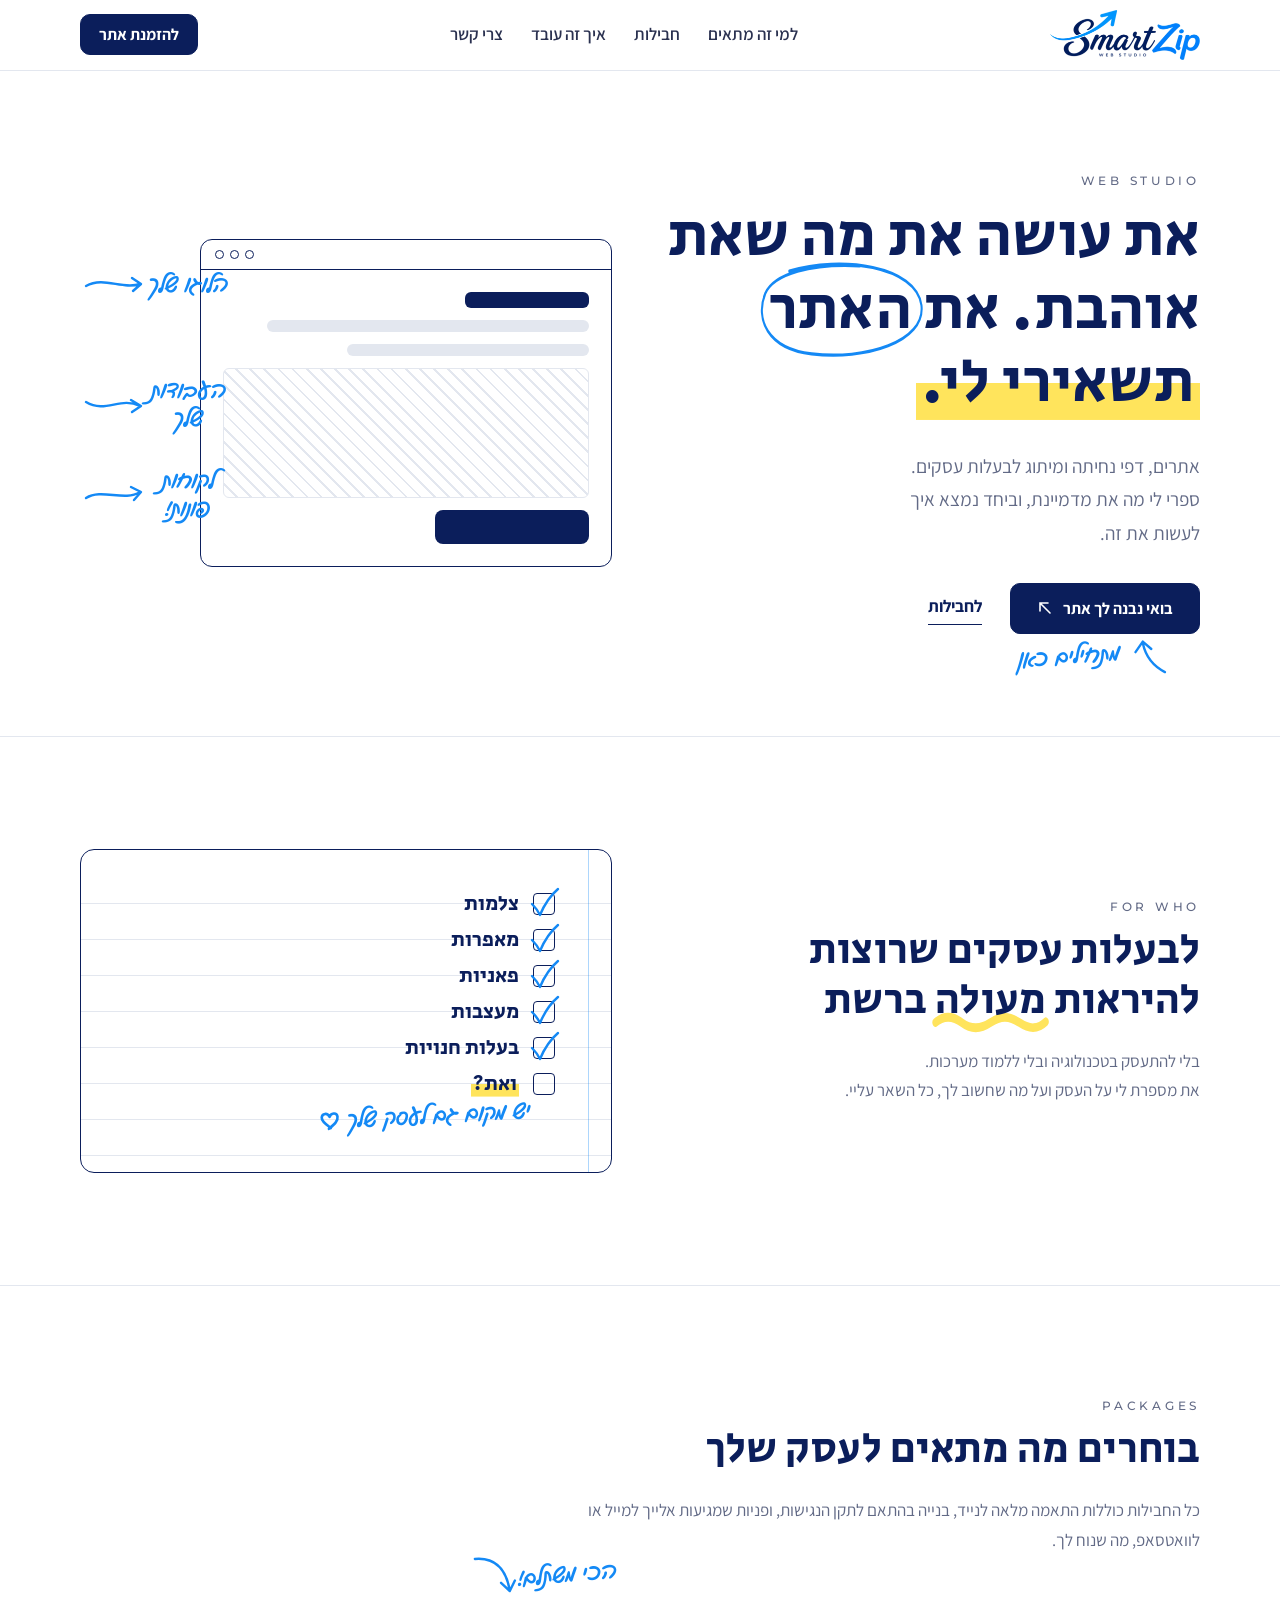
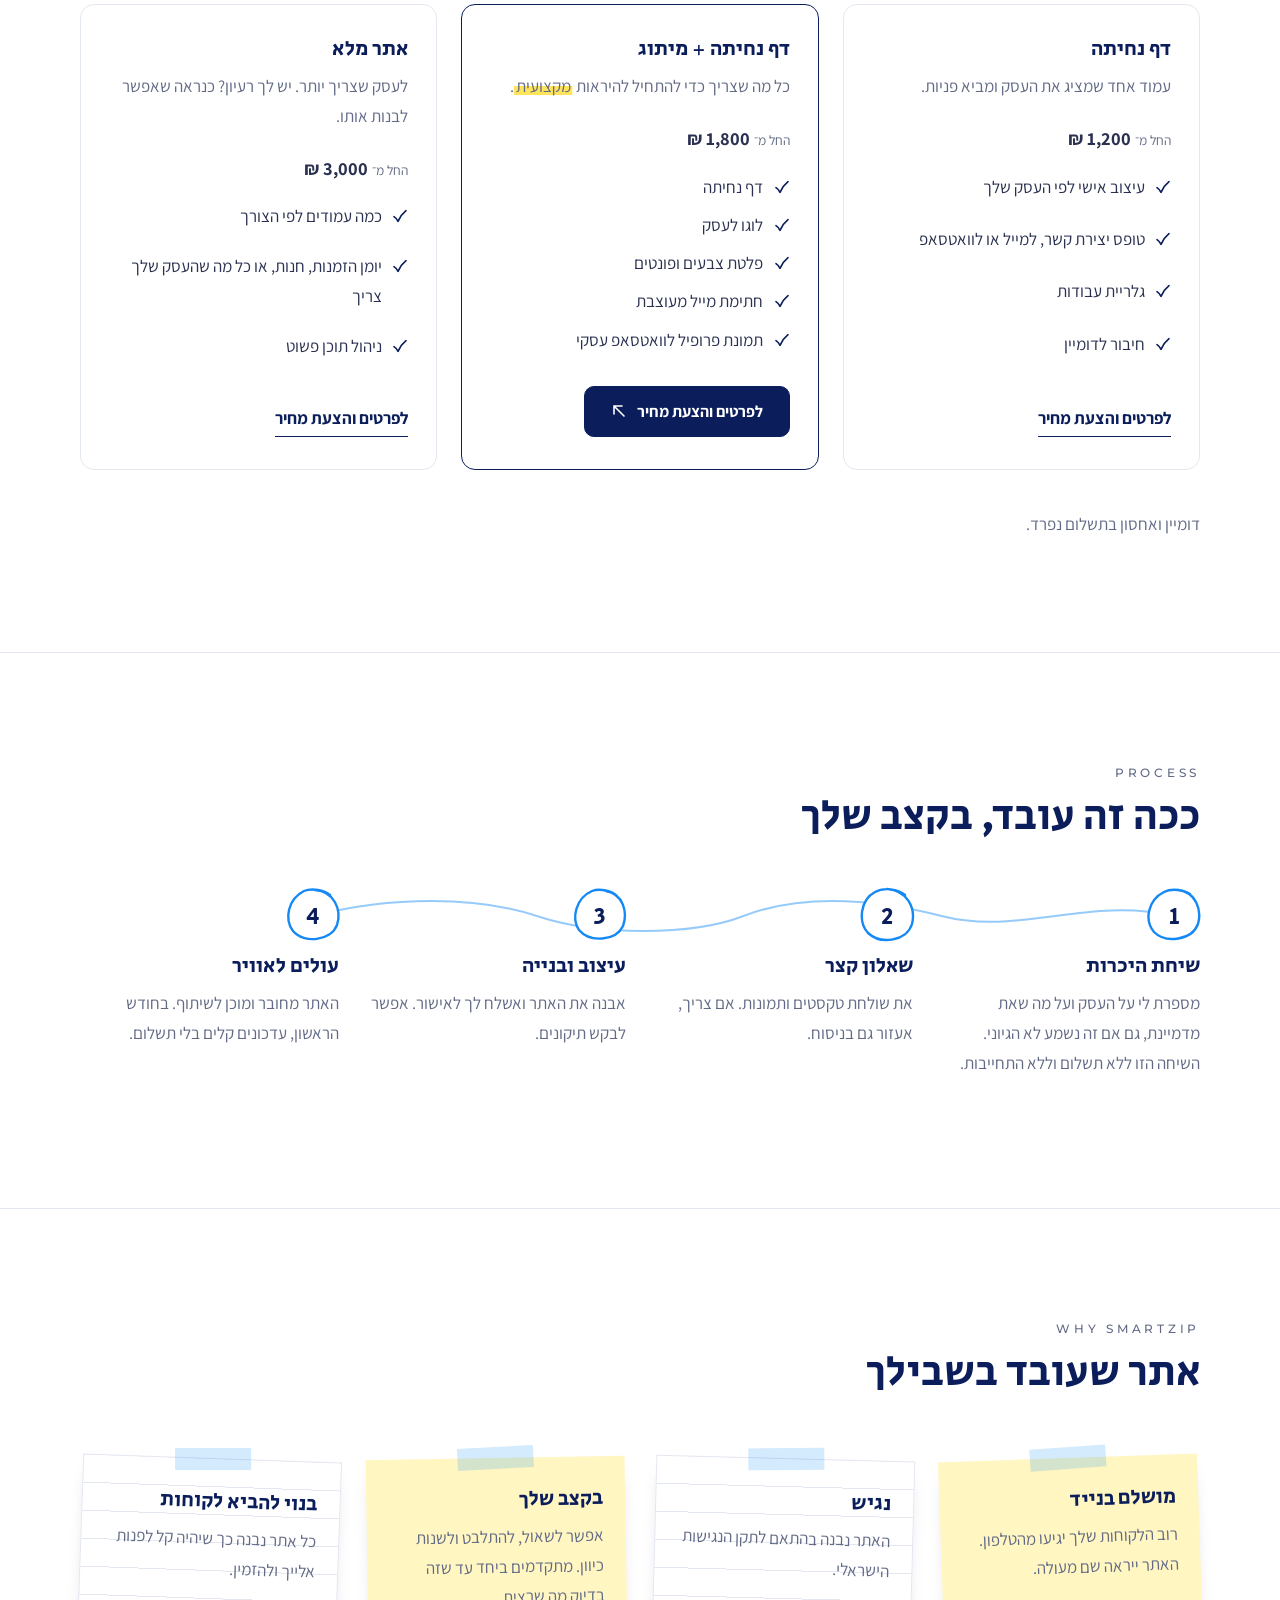
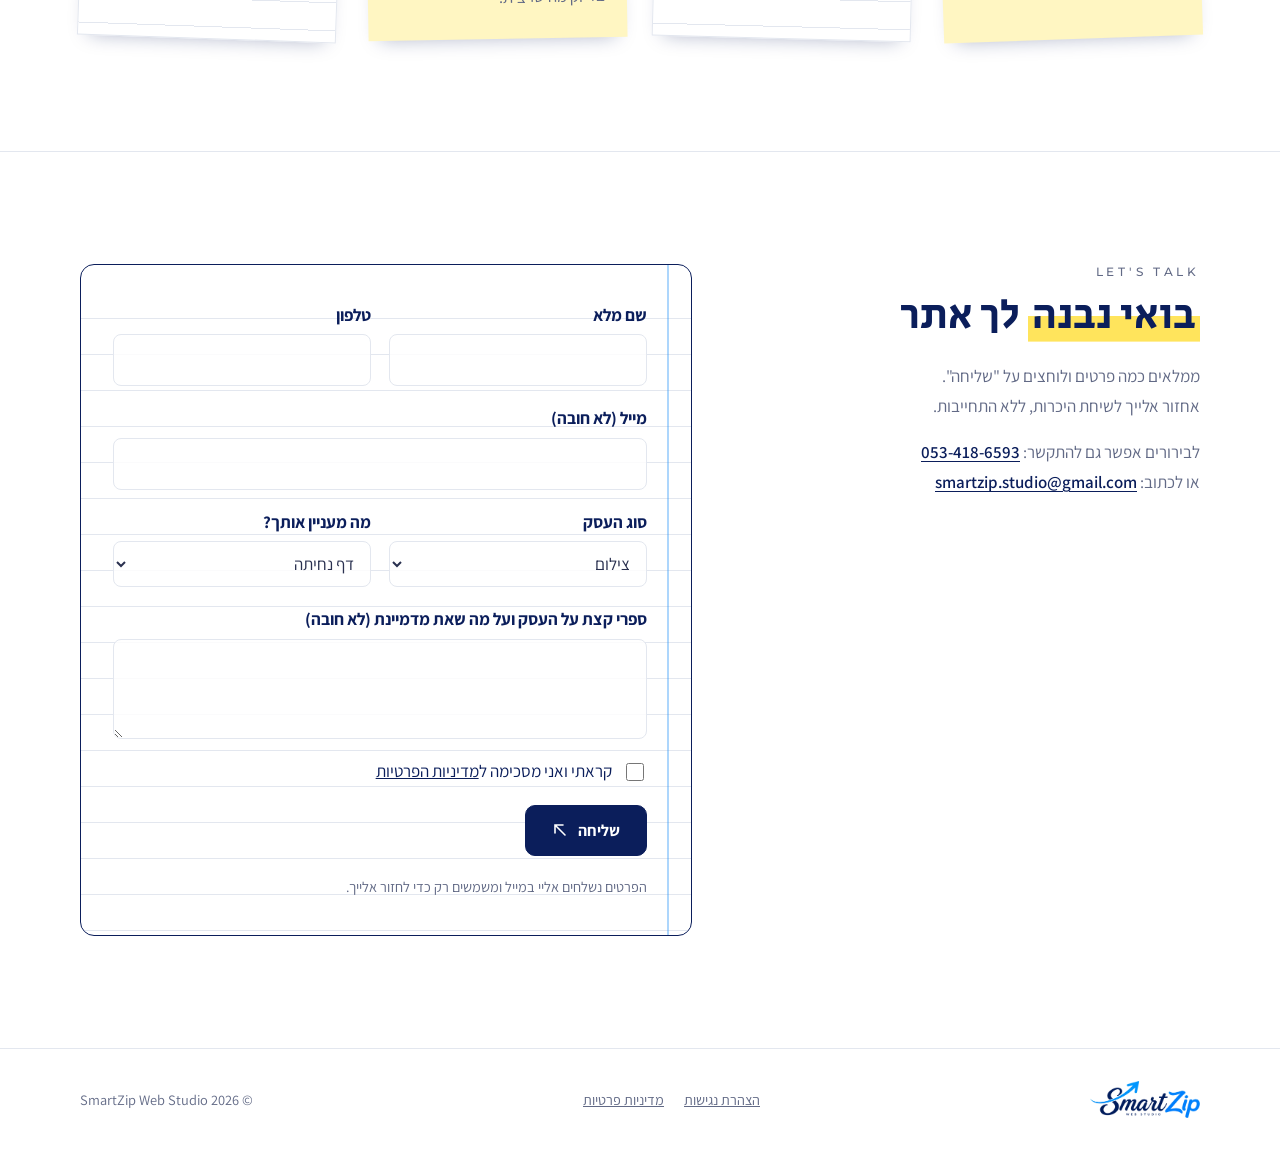
<file: index.html>
<!doctype html>
<html lang="he" dir="rtl">
<head>
<meta charset="utf-8">
<meta name="viewport" content="width=device-width, initial-scale=1">
<title>SmartZip Web Studio – אתרים ודפי נחיתה לעסקים קטנים</title>
<meta name="description" content="SmartZip Web Studio בונה אתרים, דפי נחיתה ומיתוג לעסקים קטנים: צלמות, מאפרות, פאניות, מעצבות ובעלות חנויות.">
<link rel="icon" href="favicon-96.png" sizes="96x96">
<link rel="icon" href="favicon.png" sizes="48x48">
<link rel="apple-touch-icon" href="apple-touch-icon.png">
<meta property="og:type" content="website">
<meta property="og:locale" content="he_IL">
<meta property="og:site_name" content="SmartZip Web Studio">
<meta property="og:title" content="SmartZip Web Studio – אתרים, דפי נחיתה ומיתוג">
<meta property="og:description" content="אתרים, דפי נחיתה ומיתוג לבעלות עסקים. ספרי לי מה את מדמיינת, וביחד נמצא איך לעשות את זה.">
<meta property="og:url" content="https://smartzip-studio.github.io/">
<meta property="og:image" content="https://smartzip-studio.github.io/og-image.jpg">
<meta property="og:image:width" content="1200">
<meta property="og:image:height" content="630">
<meta name="twitter:card" content="summary_large_image">
<meta name="theme-color" content="#0B1E5B">
<link rel="preconnect" href="https://fonts.googleapis.com">
<link rel="preconnect" href="https://fonts.gstatic.com" crossorigin>
<link href="https://fonts.googleapis.com/css2?family=Assistant:wght@400;600;700&family=Secular+One&family=Montserrat:wght@500&display=swap" rel="stylesheet">
<!-- Handwriting font is self-hosted (fonts/) and preloaded, so it arrives with the page -->
<link rel="preload" href="fonts/gveret-levin-hebrew.woff2" as="font" type="font/woff2" crossorigin>
<link rel="preload" href="fonts/gveret-levin-latin.woff2" as="font" type="font/woff2" crossorigin>
<style>
@font-face{font-family:"Gveret Levin";font-display:block;src:url(fonts/gveret-levin-hebrew.woff2) format("woff2");unicode-range:U+0307-0308,U+0590-05FF,U+200C-2010,U+20AA,U+25CC,U+FB1D-FB4F}
@font-face{font-family:"Gveret Levin";font-display:block;src:url(fonts/gveret-levin-latin.woff2) format("woff2");unicode-range:U+0000-00FF,U+2000-206F}
</style>
<script>
// Keep the page hidden until every font is ready (max 3s, so it never stays blank)
document.documentElement.classList.add("loading");
window.fontsReady = Promise.race([
  Promise.all(['400 1em "Secular One"', '400 1em Assistant', '700 1em Assistant', '400 1em "Gveret Levin"', '500 1em Montserrat'].map(f => document.fonts.load(f, "א!A"))),
  new Promise(r => setTimeout(r, 3000))
]).then(() => document.documentElement.classList.remove("loading"));
// Handwritten notes stay invisible until the handwriting font itself is loaded (never shown in a fallback font)
const handCheck = () => document.fonts.check('400 1em "Gveret Levin"', "א!") && document.documentElement.classList.add("hand-ready");
document.fonts.load('400 1em "Gveret Levin"', "א!").then(handCheck);
document.fonts.addEventListener("loadingdone", handCheck);
</script>
<noscript><style>html.loading body{opacity:1}html:not(.hand-ready) .hand{visibility:visible}</style></noscript>
<style>
:root{--ink:#0B1E5B;--text:#2A3150;--muted:#626A86;--line:#E3E7EF;--pen:#1489F5;--marker:#FFE45C;--white:#fff}
*,*::before,*::after{box-sizing:border-box}
html{scroll-behavior:smooth}
body{margin:0;font-family:"Assistant",system-ui,sans-serif;font-size:1.0625rem;line-height:1.75;color:var(--text);background:var(--white);transition:opacity .4s}
html.loading body{opacity:0}
img{max-width:100%;height:auto;display:block}
a{color:var(--ink)}
h1,h2,h3{font-family:"Secular One",sans-serif;font-weight:400;color:var(--ink);line-height:1.2;margin:0 0 .5em}
h1{font-size:clamp(2.3rem,5.2vw,3.8rem)}
h2{font-size:clamp(1.8rem,3.6vw,2.6rem)}
h3{font-size:1.3rem}
p{margin:0 0 1em}
:focus-visible{outline:2px solid var(--pen);outline-offset:3px;border-radius:4px}
.container{width:min(1120px,100% - 40px);margin-inline:auto}
.skip-link{position:absolute;inset-inline-start:16px;top:-100px;background:var(--ink);color:#fff;padding:.5em 1em;border-radius:8px;z-index:100}
.skip-link:focus{top:12px}
.eyebrow{font:500 .78rem "Montserrat",sans-serif;letter-spacing:.3em;text-transform:uppercase;color:var(--muted);display:block;margin-bottom:1em}

/* ---------- Hand-drawn annotations ---------- */
.hand{font-family:"Gveret Levin",cursive;color:var(--pen);font-size:1.45rem;line-height:1.2}
html:not(.hand-ready) .hand{visibility:hidden}
.draw{fill:none;stroke:var(--pen);stroke-width:2.4;stroke-linecap:round;stroke-linejoin:round;stroke-dasharray:1;stroke-dashoffset:1;transition:stroke-dashoffset 1.1s cubic-bezier(.6,.1,.3,1) var(--d,0s)}
.on .draw,.draw.on{stroke-dashoffset:0}
.fade{opacity:0;transition:opacity .6s ease calc(var(--d,0s) + .5s)}
.on .fade,.fade.on{opacity:1}
.circled{position:relative;white-space:nowrap;display:inline-block}
.circled svg{position:absolute;inset:-22% -10%;width:120%;height:144%;overflow:visible;pointer-events:none}
.mark{background:linear-gradient(var(--marker),var(--marker)) right 88%/0 42% no-repeat;transition:background-size 1s cubic-bezier(.6,.1,.3,1) var(--d,.2s);padding-inline:.1em}
.on .mark,.mark.on{background-size:100% 42%}
.scribble{position:relative;white-space:nowrap;isolation:isolate}
.scribble svg{position:absolute;inset-inline:-.05em;bottom:.02em;width:calc(100% + .1em);height:.42em;overflow:visible;z-index:-1}
.scribble .draw{stroke:var(--marker);stroke-width:10}
.heart .draw{stroke-width:4}

/* ---------- Buttons ---------- */
.btn{display:inline-flex;align-items:center;gap:10px;padding:14px 26px;border-radius:10px;border:1.5px solid var(--ink);font:700 1rem "Assistant",sans-serif;text-decoration:none;cursor:pointer;transition:background .25s,color .25s}
.btn-primary{background:var(--ink);color:#fff}
.btn-primary:hover{background:#13308A}
.btn svg{width:16px;height:16px;transition:transform .3s}
.btn:hover svg{transform:translate(-4px,-4px)}
.btn-text{font-weight:700;color:var(--ink);text-decoration:none;border-bottom:1.5px solid var(--ink);padding-bottom:2px}
.btn-text:hover{color:var(--pen);border-color:var(--pen)}

/* ---------- Header ---------- */
.site-header{position:sticky;top:0;z-index:50;background:rgb(255 255 255/.94);backdrop-filter:blur(8px);border-bottom:1px solid var(--line)}
.site-header .container{display:flex;align-items:center;justify-content:space-between;gap:16px;padding-block:10px}
.logo img{width:150px}
.nav{display:flex;gap:28px}
.nav a{color:var(--text);text-decoration:none;font-weight:600}
.nav a:hover{color:var(--pen)}
.site-header .btn{padding:9px 18px}

/* ---------- Hero ---------- */
.hero{padding-block:clamp(56px,8vw,110px);overflow:hidden}
.hero .container{display:grid;grid-template-columns:1fr 1fr;gap:56px;align-items:center}
.hero .lead{font-size:1.2rem;color:var(--muted);max-width:36ch}
.hero-actions{display:flex;flex-wrap:wrap;align-items:center;gap:28px;margin-top:32px;position:relative}
.cta-note{position:absolute;top:58px;right:30px;display:flex;align-items:flex-start;gap:4px;transform:rotate(-4deg)}
.cta-note svg{width:46px;height:40px;overflow:visible}
.sketch{position:relative;padding:34px 0 34px 120px}
.wire{border:1.5px solid var(--ink);border-radius:12px;background:#fff;overflow:hidden}
.wire-bar{display:flex;gap:6px;padding:10px 14px;border-bottom:1.5px solid var(--ink);direction:ltr}
.wire-bar i{width:9px;height:9px;border-radius:50%;border:1.5px solid var(--ink)}
.wire-body{padding:22px;display:grid;gap:12px}
.w{border-radius:6px;background:var(--line)}
.w.logo-ph{height:16px;width:34%;background:var(--ink)}
.w.t1{height:12px;width:88%}.w.t2{height:12px;width:66%}
.w.img{height:130px;background:repeating-linear-gradient(45deg,#fff 0 8px,var(--line) 8px 10px);border:1.5px solid var(--line)}
.w.cta{height:34px;width:42%;border-radius:8px;background:var(--ink)}
.side-note{position:absolute;left:0;display:flex;align-items:center;gap:2px;width:150px}
.side-note span{width:84px;text-align:center}
.side-note svg{width:60px;height:26px;overflow:visible;flex:none}

/* ---------- Sections ---------- */
section{padding-block:clamp(64px,9vw,112px)}
section+section{border-top:1px solid var(--line)}
.section-head{max-width:660px;margin-bottom:48px}
.section-head p{color:var(--muted)}
.split{display:grid;grid-template-columns:1fr 1fr;gap:56px;align-items:center}
.split .section-head{margin:0}
.todo ul{list-style:none;margin:0;padding:0 24px 0 0}
.todo li{display:flex;align-items:center;gap:14px;height:36px;font:400 1.3rem "Secular One",sans-serif;color:var(--ink)}
.box{position:relative;width:22px;height:22px;border:1.5px solid var(--ink);border-radius:4px;flex:none}
.box svg{position:absolute;inset:-8px -6px -4px -8px;width:34px;height:34px;overflow:visible}
.todo .hand{display:block;margin:6px 48px 0 0;transform:rotate(-3deg)}
.heart{width:.85em;height:.8em;vertical-align:-.05em;overflow:visible}

.cards{display:grid;grid-template-columns:repeat(3,1fr);gap:24px;align-items:stretch}
.card{border:1.5px solid var(--line);border-radius:14px;padding:32px 28px;display:flex;flex-direction:column;position:relative;background:#fff}
.card.featured{border-color:var(--ink)}
.card .for{color:var(--muted);margin-bottom:1.2em}
.card .price{font-weight:700;font-size:1.15rem;margin:0 0 1em}.card .price small{font-weight:400;color:var(--muted);font-size:.85rem}
.cards-note{display:flex;flex-wrap:wrap;gap:8px 24px;align-items:baseline;margin-top:40px;color:var(--muted)}.cards-note .hand{color:var(--ink);font-size:1.5rem}
.card ul{list-style:none;padding:0;margin:0 0 1.8em;display:grid;gap:.5em;flex:1}
.card li{display:flex;gap:.6em;align-items:flex-start}
.card li::before{content:"";flex:none;width:16px;height:16px;margin-top:.35em;background:url("data:image/svg+xml,%3Csvg xmlns='http://www.w3.org/2000/svg' viewBox='0 0 24 24' fill='none' stroke='%230B1E5B' stroke-width='2.5' stroke-linecap='round' stroke-linejoin='round'%3E%3Cpath d='M3 13c3 2 5 5 6 7 3-7 7-12 12-16'/%3E%3C/svg%3E") center/contain no-repeat}
.card .btn,.card .btn-text{align-self:flex-start}
.hand-tag{position:absolute;top:-58px;left:10px;display:flex;align-items:flex-end;gap:2px;transform:rotate(-5deg)}
.hand-tag svg{width:44px;height:44px;overflow:visible}

.steps{display:grid;grid-template-columns:repeat(4,1fr);gap:28px;list-style:none;padding:0;margin:0;position:relative}
.steps-line{position:absolute;top:6px;inset-inline-start:26px;width:calc(75% + 21px);height:40px;overflow:visible}
.steps-line .draw{stroke:rgb(20 137 245/.45);stroke-width:2}
.num{position:relative;display:inline-grid;place-items:center;width:52px;height:52px;font:400 1.5rem "Secular One",sans-serif;color:var(--ink);margin-bottom:12px;background:#fff;border-radius:50%}
.num svg{position:absolute;inset:-4px;width:60px;height:60px;overflow:visible}
.steps p{color:var(--muted)}

.stickies{display:grid;grid-template-columns:repeat(4,1fr);gap:28px;padding-top:12px}
.sticky{position:relative;background:#FFF6C2;padding:30px 22px 26px;box-shadow:0 10px 20px -12px rgb(11 30 91/.35);transform:rotate(var(--r));transition:transform .3s}
.sticky:nth-child(even){background:#fff repeating-linear-gradient(transparent 0 27px,var(--line) 27px 28px);border:1px solid var(--line)}
.sticky:hover{transform:rotate(0) translateY(-4px)}
.sticky::before{content:"";position:absolute;top:-11px;left:50%;width:76px;height:22px;transform:translateX(-50%) rotate(-2deg);background:rgb(20 137 245/.18)}
.sticky p{color:var(--muted);margin:0}


/* ---------- Contact: notebook page ---------- */
.contact .container{display:grid;grid-template-columns:.85fr 1.15fr;gap:56px;align-items:start}
.contact .lead{color:var(--muted);max-width:34ch}
.notebook{border:1.5px solid var(--ink);border-radius:14px;padding:36px 32px;background:#fff repeating-linear-gradient(transparent 0 35px,var(--line) 35px 36px);background-position:0 18px;position:relative}
.notebook::before{content:"";position:absolute;top:0;bottom:0;right:22px;width:1.5px;background:rgb(20 137 245/.35)}
form{display:grid;gap:18px;padding-right:12px}
.row{display:grid;grid-template-columns:1fr 1fr;gap:18px}
.field{display:grid;gap:4px}.field[hidden]{display:none}
label{font-weight:700;color:var(--ink)}
input,select,textarea{font:inherit;color:var(--text);background:rgb(255 255 255/.85);border:1.5px solid var(--line);border-radius:8px;padding:10px 12px;width:100%}
input:focus,select:focus,textarea:focus{outline:none;border-color:var(--pen)}
textarea{min-height:100px;resize:vertical}
.check{display:flex;gap:.6em;align-items:center;font-weight:400}
.check input{width:18px;height:18px;accent-color:var(--ink);flex:none}
.form-error{color:#C62828;font-weight:600;margin:0}
.form-success{color:#1B7A3E;font-weight:600;margin:0}
.contact-direct{color:var(--muted);margin-top:1em}.contact-direct a{color:var(--ink);font-weight:600;text-decoration:underline;text-underline-offset:3px}
.form-note{font-size:.9rem;color:var(--muted);margin:0}

.site-footer{border-top:1px solid var(--line);padding-block:32px}
.site-footer .container{display:flex;flex-wrap:wrap;justify-content:space-between;align-items:center;gap:16px}
.site-footer img{width:110px}
.footer-links{display:flex;gap:20px}
.footer-links a,.copy{color:var(--muted);font-size:.9rem}
.copy{margin:0}

@media (max-width:960px){.nav{display:none}.hero .container,.contact .container,.split{grid-template-columns:1fr}.cards{grid-template-columns:1fr;max-width:520px;gap:64px}.steps,.stickies{grid-template-columns:1fr 1fr}.steps-line{display:none}}
@media (max-width:560px){.logo img{width:120px}.sketch{display:none}.steps,.stickies,.row{grid-template-columns:1fr}.cta-note{display:none}}
@media (prefers-reduced-motion:reduce){html{scroll-behavior:auto}.draw{transition:none;stroke-dashoffset:0}.fade{transition:none;opacity:1}.mark{transition:none;background-size:100% 42%}}
</style>
</head>
<body>
<a class="skip-link" href="#main">דלג לתוכן</a>
<svg width="0" height="0" style="position:absolute" aria-hidden="true">
  <symbol id="arr" viewBox="0 0 16 16"><path d="M13 13L3 3M3 11V3h8" fill="none" stroke="currentColor" stroke-width="1.6" stroke-linecap="round"/></symbol>
</svg>

<header class="site-header">
  <div class="container">
    <a class="logo" href="#top" aria-label="SmartZip Web Studio – לעמוד הבית"><img src="branding/logo-full-transparent.webp" alt="SmartZip Web Studio" width="1620" height="538"></a>
    <nav class="nav" aria-label="ניווט ראשי"><a href="#for-who">למי זה מתאים</a><a href="#packages">חבילות</a><a href="#process">איך זה עובד</a><a href="#contact">צרי קשר</a></nav>
    <a class="btn btn-primary" href="#contact">להזמנת אתר</a>
  </div>
</header>

<main id="main">
  <section class="hero" id="top">
    <div class="container">
      <div class="anno">
        <span class="eyebrow">Web Studio</span>
        <h1>את עושה את מה שאת אוהבת. את <span class="circled">האתר<svg viewBox="0 0 200 80" preserveAspectRatio="none" aria-hidden="true"><path class="draw" pathLength="1" style="--d:.4s" d="M40 10 C 100 -2, 188 6, 194 36 C 199 64, 128 78, 66 73 C 14 69, 0 46, 12 27 C 22 12, 66 4, 122 6"/></svg></span> <span class="mark" style="--d:1.3s">תשאירי לי.</span></h1>
        <p class="lead">אתרים, דפי נחיתה ומיתוג לבעלות עסקים.<br>ספרי לי מה את מדמיינת, וביחד נמצא איך לעשות את זה.</p>
        <div class="hero-actions">
          <a class="btn btn-primary" href="#contact">בואי נבנה לך אתר <svg aria-hidden="true"><use href="#arr"/></svg></a>
          <a class="btn-text" href="#packages">לחבילות</a>
          <div class="cta-note" aria-hidden="true">
            <svg viewBox="0 0 46 40"><path class="draw" pathLength="1" style="--d:2s" d="M40 36 C 30 30, 22 20, 20 6 M12 14 L 20 4 L 28 12"/></svg>
            <span class="hand fade" style="--d:2s">מתחילים כאן</span>
          </div>
        </div>
      </div>
      <div class="sketch anno" aria-hidden="true">
        <div class="wire">
          <div class="wire-bar"><i></i><i></i><i></i></div>
          <div class="wire-body"><div class="w logo-ph"></div><div class="w t1"></div><div class="w t2"></div><div class="w img"></div><div class="w cta"></div></div>
        </div>
        <div class="side-note" style="top:66px"><span class="hand fade" style="--d:.6s">הלוגו שלך</span><svg viewBox="0 0 60 26"><path class="draw" pathLength="1" style="--d:.6s" d="M2 14 C 20 4, 38 18, 56 12 M48 6 L 57 12 L 49 19"/></svg></div>
        <div class="side-note" style="top:172px"><span class="hand fade" style="--d:1s">העבודות שלך</span><svg viewBox="0 0 60 26"><path class="draw" pathLength="1" style="--d:1s" d="M2 10 C 22 22, 36 4, 56 14 M47 8 L 57 14 L 48 20"/></svg></div>
        <div class="side-note" style="top:262px"><span class="hand fade" style="--d:1.4s">לקוחות פונות!</span><svg viewBox="0 0 60 26"><path class="draw" pathLength="1" style="--d:1.4s" d="M2 16 C 18 6, 40 20, 56 10 M47 5 L 57 10 L 50 18"/></svg></div>
      </div>
    </div>
  </section>

  <section id="for-who" aria-labelledby="for-who-title">
    <div class="container anno split">
      <div class="section-head">
        <span class="eyebrow">For who</span>
        <h2 id="for-who-title">לבעלות עסקים שרוצות להיראות <span class="scribble">מעולה<svg viewBox="0 0 200 20" preserveAspectRatio="none" aria-hidden="true"><path class="draw" pathLength="1" style="--d:.3s" d="M4 11 C 18 3, 34 3, 50 11 S 82 19, 100 11 S 132 3, 150 11 S 182 19, 196 10"/></svg></span> ברשת</h2>
        <p>בלי להתעסק בטכנולוגיה ובלי ללמוד מערכות.<br>את מספרת לי על העסק ועל מה שחשוב לך, כל השאר עליי.</p>
      </div>
      <div class="notebook todo">
        <ul>
          <li><span class="box"><svg viewBox="0 0 34 34" aria-hidden="true"><path class="draw" pathLength="1" style="--d:.4s" d="M6 18 C 9 21, 12 25, 14 29 C 19 17, 25 9, 32 3"/></svg></span>צלמות</li>
          <li><span class="box"><svg viewBox="0 0 34 34" aria-hidden="true"><path class="draw" pathLength="1" style="--d:.7s" d="M6 18 C 9 21, 12 25, 14 29 C 19 17, 25 9, 32 3"/></svg></span>מאפרות</li>
          <li><span class="box"><svg viewBox="0 0 34 34" aria-hidden="true"><path class="draw" pathLength="1" style="--d:1s" d="M6 18 C 9 21, 12 25, 14 29 C 19 17, 25 9, 32 3"/></svg></span>פאניות</li>
          <li><span class="box"><svg viewBox="0 0 34 34" aria-hidden="true"><path class="draw" pathLength="1" style="--d:1.3s" d="M6 18 C 9 21, 12 25, 14 29 C 19 17, 25 9, 32 3"/></svg></span>מעצבות</li>
          <li><span class="box"><svg viewBox="0 0 34 34" aria-hidden="true"><path class="draw" pathLength="1" style="--d:1.6s" d="M6 18 C 9 21, 12 25, 14 29 C 19 17, 25 9, 32 3"/></svg></span>בעלות חנויות</li>
          <li><span class="box"></span><span class="mark" style="--d:2s">ואת?</span></li>
        </ul>
        <span class="hand fade" style="--d:2.1s">יש מקום גם לעסק שלך <svg class="heart" viewBox="0 0 30 28" aria-hidden="true"><path class="draw" pathLength="1" style="--d:2.4s" d="M16 25 C 9 19, 2 14, 3 8 C 4 2, 12 1, 15 8 C 17 2, 26 1, 27 8 C 28 15, 21 20, 13 26"/></svg></span>
      </div>
    </div>
  </section>

  <section id="packages" aria-labelledby="packages-title">
    <div class="container anno">
      <div class="section-head">
        <span class="eyebrow">Packages</span>
        <h2 id="packages-title">בוחרים מה מתאים לעסק שלך</h2>
        <p>כל החבילות כוללות התאמה מלאה לנייד, בנייה בהתאם לתקן הנגישות, ופניות שמגיעות אלייך למייל או לוואטסאפ, מה שנוח לך.</p>
      </div>
      <div class="cards">
        <article class="card">
          <h3>דף נחיתה</h3>
          <p class="for">עמוד אחד שמציג את העסק ומביא פניות.</p>
          <p class="price"><small>החל מ־</small> 1,200 ₪</p>
          <ul><li>עיצוב אישי לפי העסק שלך</li><li>טופס יצירת קשר, למייל או לוואטסאפ</li><li>גלריית עבודות</li><li>חיבור לדומיין</li></ul>
          <a class="btn-text" href="#contact" data-package="דף נחיתה">לפרטים והצעת מחיר</a>
        </article>
        <article class="card featured">
          <div class="hand-tag"><span class="hand fade" style="--d:.5s">הכי משתלם!</span><svg viewBox="0 0 44 44" aria-hidden="true"><path class="draw" pathLength="1" style="--d:.5s" d="M4 6 C 24 6, 34 18, 36 40 M28 32 L 36 41 L 42 31"/></svg></div>
          <h3>דף נחיתה + מיתוג</h3>
          <p class="for">כל מה שצריך כדי להתחיל להיראות <span class="mark" style="--d:.9s">מקצועית</span>.</p>
          <p class="price"><small>החל מ־</small> 1,800 ₪</p>
          <ul><li>דף נחיתה</li><li>לוגו לעסק</li><li>פלטת צבעים ופונטים</li><li>חתימת מייל מעוצבת</li><li>תמונת פרופיל לוואטסאפ עסקי</li></ul>
          <a class="btn btn-primary" href="#contact" data-package="דף נחיתה + מיתוג">לפרטים והצעת מחיר <svg aria-hidden="true"><use href="#arr"/></svg></a>
        </article>
        <article class="card">
          <h3>אתר מלא</h3>
          <p class="for">לעסק שצריך יותר. יש לך רעיון? כנראה שאפשר לבנות אותו.</p>
          <p class="price"><small>החל מ־</small> 3,000 ₪</p>
          <ul><li>כמה עמודים לפי הצורך</li><li>יומן הזמנות, חנות, או כל מה שהעסק שלך צריך</li><li>ניהול תוכן פשוט</li></ul>
          <a class="btn-text" href="#contact" data-package="אתר מלא">לפרטים והצעת מחיר</a>
        </article>
      </div>
      <div class="cards-note"><span>דומיין ואחסון בתשלום נפרד.</span></div>
    </div>
  </section>

  <section id="process" aria-labelledby="process-title">
    <div class="container anno">
      <div class="section-head"><span class="eyebrow">Process</span><h2 id="process-title">ככה זה עובד, בקצב שלך</h2></div>
      <ol class="steps">
        <li><svg class="steps-line" viewBox="0 0 1000 40" preserveAspectRatio="none" aria-hidden="true"><path class="draw" pathLength="1" style="--d:.2s" d="M1000 20 C 900 0, 820 40, 730 20 S 560 0, 500 20 S 330 40, 260 20 S 90 0, 0 20"/></svg><span class="num">1<svg viewBox="0 0 60 60" aria-hidden="true"><path class="draw" pathLength="1" style="--d:.1s" d="M34 4 C 52 6, 58 24, 54 38 C 48 54, 22 58, 10 46 C 0 34, 4 14, 20 6 C 28 2, 40 4, 46 8"/></svg></span><h3>שיחת היכרות</h3><p>מספרת לי על העסק ועל מה שאת מדמיינת, גם אם זה נשמע לא הגיוני. השיחה הזו ללא תשלום וללא התחייבות.</p></li>
        <li><span class="num">2<svg viewBox="0 0 60 60" aria-hidden="true"><path class="draw" pathLength="1" style="--d:.4s" d="M30 3 C 50 4, 59 22, 55 38 C 50 55, 24 59, 11 47 C 1 36, 3 14, 18 6 C 27 1, 41 3, 48 9"/></svg></span><h3>שאלון קצר</h3><p>את שולחת טקסטים ותמונות. אם צריך, אעזור גם בניסוח.</p></li>
        <li><span class="num">3<svg viewBox="0 0 60 60" aria-hidden="true"><path class="draw" pathLength="1" style="--d:.7s" d="M36 5 C 53 8, 58 26, 53 40 C 46 55, 20 57, 9 44 C 1 32, 6 12, 22 5 C 30 2, 42 5, 47 10"/></svg></span><h3>עיצוב ובנייה</h3><p>אבנה את האתר ואשלח לך לאישור. אפשר לבקש תיקונים.</p></li>
        <li><span class="num">4<svg viewBox="0 0 60 60" aria-hidden="true"><path class="draw" pathLength="1" style="--d:1s" d="M32 4 C 51 5, 59 24, 54 39 C 48 55, 21 58, 10 45 C 1 33, 5 13, 21 5 C 29 2, 41 4, 47 9"/></svg></span><h3>עולים לאוויר</h3><p>האתר מחובר ומוכן לשיתוף. בחודש הראשון, עדכונים קלים בלי תשלום.</p></li>
      </ol>
    </div>
  </section>

  <section aria-labelledby="why-title">
    <div class="container anno">
      <div class="section-head"><span class="eyebrow">Why SmartZip</span><h2 id="why-title">אתר שעובד בשבילך</h2></div>
      <div class="stickies">
        <div class="sticky" style="--r:-2deg"><h3>מושלם בנייד</h3><p>רוב הלקוחות שלך יגיעו מהטלפון. האתר ייראה שם מעולה.</p></div>
        <div class="sticky" style="--r:1.5deg"><h3>נגיש</h3><p>האתר נבנה בהתאם לתקן הנגישות הישראלי.</p></div>
        <div class="sticky" style="--r:-1deg"><h3>בקצב שלך</h3><p>אפשר לשאול, להתלבט ולשנות כיוון. מתקדמים ביחד עד שזה בדיוק מה שרצית.</p></div>
        <div class="sticky" style="--r:2deg"><h3>בנוי להביא לקוחות</h3><p>כל אתר נבנה כך שיהיה קל לפנות אלייך ולהזמין.</p></div>
      </div>
    </div>
  </section>

  <section class="contact" id="contact" aria-labelledby="contact-title">
    <div class="container anno">
      <div>
        <span class="eyebrow">Let's talk</span>
        <h2 id="contact-title"><span class="mark" style="--d:.3s">בואי נבנה</span> לך אתר</h2>
        <p class="lead">ממלאים כמה פרטים ולוחצים על "שליחה".<br>אחזור אלייך לשיחת היכרות, ללא התחייבות.</p>
        <p class="contact-direct">לבירורים אפשר גם להתקשר: <a href="tel:+972534186593" dir="ltr">053-418-6593</a><br>או לכתוב: <a href="mailto:smartzip.studio@gmail.com" dir="ltr">smartzip.studio@gmail.com</a></p>
      </div>
      <div class="notebook">
        <form id="order-form" novalidate>
          <div class="row">
            <div class="field"><label for="name">שם מלא</label><input id="name" name="name" type="text" autocomplete="name" required></div>
            <div class="field"><label for="phone">טלפון</label><input id="phone" name="phone" type="tel" autocomplete="tel" inputmode="tel" required></div>
          </div>
          <div class="field"><label for="email">מייל (לא חובה)</label><input id="email" name="email" type="email" autocomplete="email" dir="ltr"></div>
          <div class="row">
            <div class="field"><label for="business">סוג העסק</label>
              <select id="business" name="business"><option>צילום</option><option>איפור</option><option>פאות</option><option>בלונים ועיצוב אירועים</option><option>חנות</option><option>אחר</option></select></div>
            <div class="field"><label for="package">מה מעניין אותך?</label>
              <select id="package" name="package"><option>דף נחיתה</option><option>דף נחיתה + מיתוג</option><option>אתר מלא</option><option>עוד לא בטוחה</option></select></div>
          </div>
          <div class="field" id="business-other-field" hidden><label for="business-other">איזה עסק?</label><input id="business-other" name="businessOther" type="text"></div>
          <div class="field"><label for="message">ספרי קצת על העסק ועל מה שאת מדמיינת (לא חובה)</label><textarea id="message" name="message"></textarea></div>
          <label class="check"><input type="checkbox" id="privacy" required><span>קראתי ואני מסכימה ל<a href="privacy-policy.html" target="_blank">מדיניות הפרטיות</a></span></label>
          <p class="form-error" id="form-error" role="alert" hidden></p>
          <p class="form-success" id="form-success" role="status" hidden>תודה! הפרטים התקבלו, ואחזור אלייך בהקדם.</p>
          <div><button class="btn btn-primary" type="submit">שליחה <svg aria-hidden="true"><use href="#arr"/></svg></button></div>
          <p class="form-note">הפרטים נשלחים אליי במייל ומשמשים רק כדי לחזור אלייך.</p>
        </form>
      </div>
    </div>
  </section>
</main>

<footer class="site-footer">
  <div class="container">
    <img src="branding/logo-full-transparent.webp" alt="SmartZip Web Studio" width="1620" height="538">
    <nav class="footer-links" aria-label="קישורים משפטיים"><a href="accessibility.html">הצהרת נגישות</a><a href="privacy-policy.html">מדיניות פרטיות</a></nav>
    <p class="copy">© <span id="year"></span> SmartZip Web Studio</p>
  </div>
</footer>

<script>
const WEB3FORMS_KEY = "5008509d-85f8-45e2-85a2-b0ebd1cf9b4d"; // מ-web3forms.com, חשבון smartzip.studio@gmail.com
document.getElementById("year").textContent = new Date().getFullYear();

// Draw annotations when they scroll into view
const io = new IntersectionObserver(es => es.forEach(e => { if (e.isIntersecting) { e.target.classList.add("on"); io.unobserve(e.target); } }), { threshold: .3 });
fontsReady.then(() => document.querySelectorAll(".anno").forEach(el => io.observe(el)));

document.querySelectorAll("[data-package]").forEach(b => b.addEventListener("click", () => { document.getElementById("package").value = b.dataset.package; }));
const form = document.getElementById("order-form"), errorEl = document.getElementById("form-error");
const otherField = document.getElementById("business-other-field");
form.business.addEventListener("change", () => {
  const isOther = form.business.value === "אחר";
  otherField.hidden = !isOther; form.businessOther.required = isOther;
  if (isOther) form.businessOther.focus();
});
const successEl = document.getElementById("form-success"), submitBtn = form.querySelector("[type=submit]");
form.addEventListener("submit", async e => {
  e.preventDefault();
  const name = form.name.value.trim(), phone = form.phone.value.trim(), email = form.email.value.trim(), msg = form.message.value.trim();
  const isOther = form.business.value === "אחר", other = form.businessOther.value.trim();
  const error = !name ? "נא למלא שם." : !/^[\d\s\-+()]{9,}$/.test(phone) ? "נא למלא מספר טלפון תקין." : email && !form.email.checkValidity() ? "נא לבדוק את כתובת המייל." : isOther && !other ? "נא לכתוב את סוג העסק." : !form.privacy.checked ? "נא לאשר את מדיניות הפרטיות." : !WEB3FORMS_KEY ? "הטופס עוד לא מחובר. אפשר בינתיים להתקשר או לכתוב במייל." : "";
  errorEl.textContent = error; errorEl.hidden = !error; successEl.hidden = true;
  if (error) return;
  submitBtn.disabled = true;
  try {
    const res = await fetch("https://api.web3forms.com/submit", {
      method: "POST",
      headers: { "Content-Type": "application/json", Accept: "application/json" },
      body: JSON.stringify({
        access_key: WEB3FORMS_KEY, subject: `פנייה מהאתר: ${name}`, from_name: "האתר של SmartZip",
        "שם": name, "טלפון": phone, "מייל": email || "לא נמסר", "סוג העסק": isOther ? other : form.business.value,
        "מתעניינת ב": form.package.value, "על העסק": msg || "-", ...(email && { replyto: email })
      })
    });
    if (!(await res.json()).success) throw new Error();
    form.reset(); otherField.hidden = true; successEl.hidden = false;
  } catch {
    errorEl.textContent = "משהו השתבש בשליחה. אפשר לנסות שוב, או להתקשר או לכתוב במייל."; errorEl.hidden = false;
  } finally { submitBtn.disabled = false; }
});
</script>
</body>
</html>
</file>
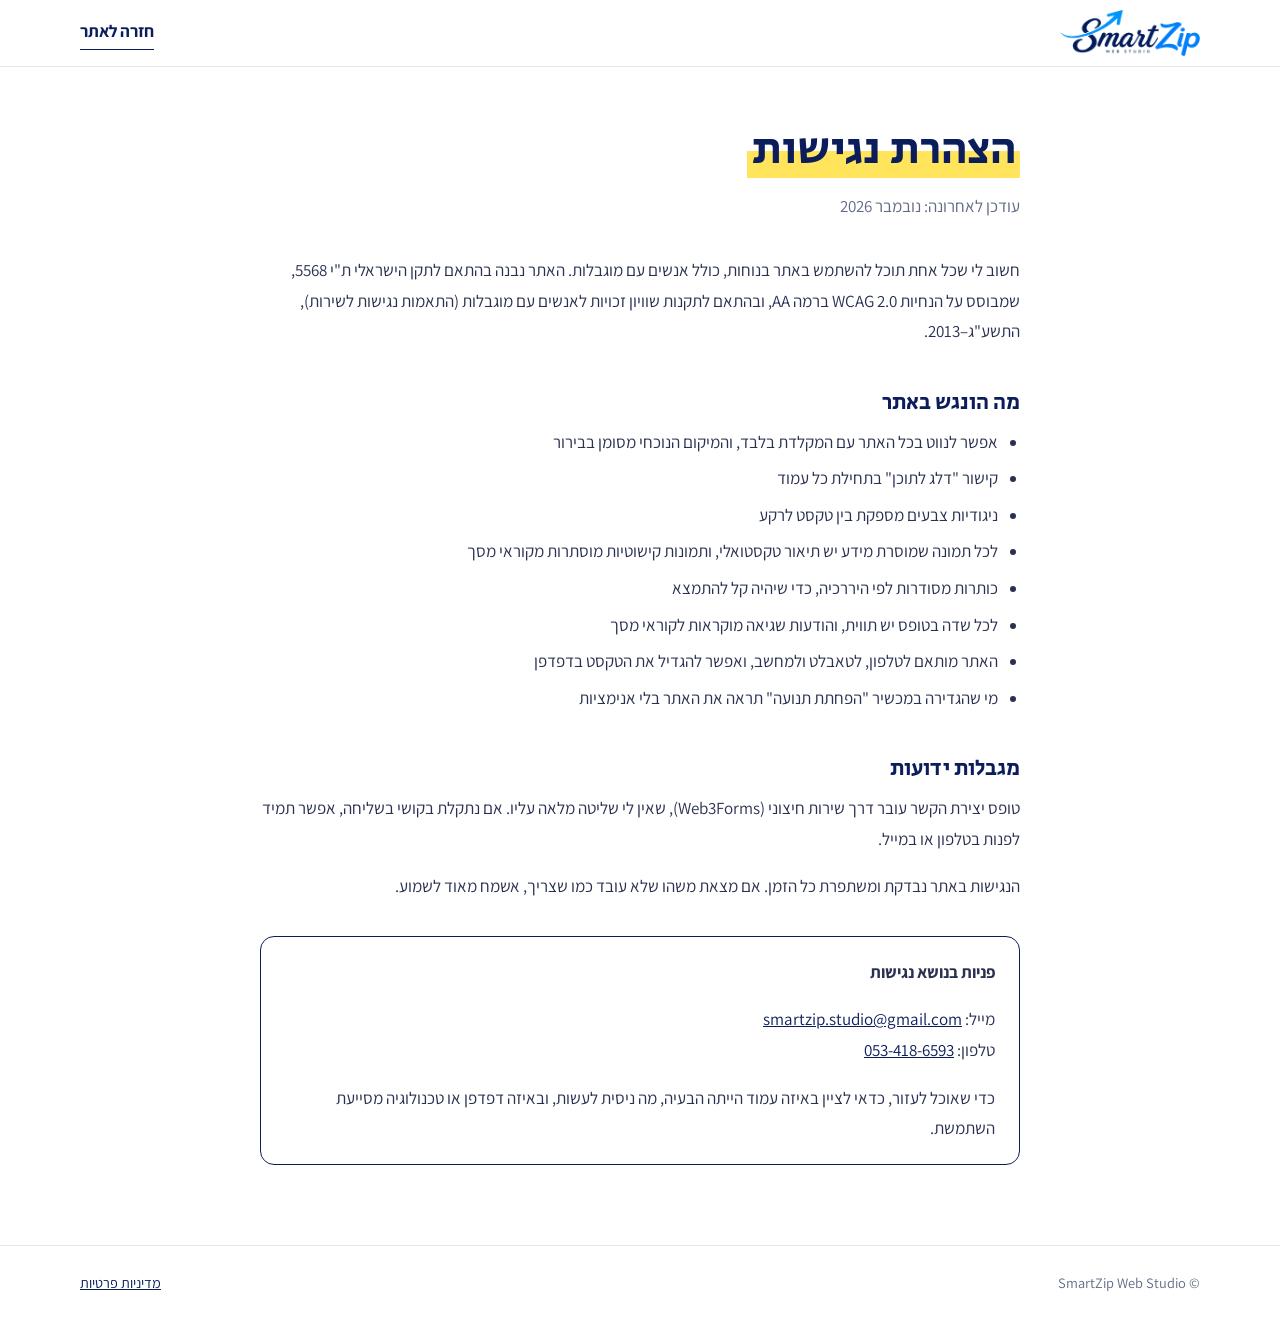
<file: accessibility.html>
<!doctype html>
<html lang="he" dir="rtl">
<head>
<meta charset="utf-8">
<meta name="viewport" content="width=device-width, initial-scale=1">
<title>הצהרת נגישות – SmartZip Web Studio</title>
<meta name="description" content="הצהרת הנגישות של SmartZip Web Studio: מה הונגש באתר, ואיך לפנות בנושא נגישות.">
<link rel="icon" href="favicon-96.png" sizes="96x96">
<link rel="icon" href="favicon.png" sizes="48x48">
<link rel="apple-touch-icon" href="apple-touch-icon.png">
<link rel="preconnect" href="https://fonts.googleapis.com">
<link rel="preconnect" href="https://fonts.gstatic.com" crossorigin>
<link href="https://fonts.googleapis.com/css2?family=Assistant:wght@400;600;700&family=Secular+One&display=swap" rel="stylesheet">
<link rel="stylesheet" href="legal.css">
</head>
<body>
<a class="skip-link" href="#main">דלג לתוכן</a>
<header><div class="container">
  <a href="index.html" aria-label="SmartZip Web Studio – לעמוד הבית"><img src="branding/logo-full-transparent.webp" alt="SmartZip Web Studio" width="1620" height="538"></a>
  <a class="back" href="index.html">חזרה לאתר</a>
</div></header>

<main id="main"><div class="container">
  <h1><span>הצהרת נגישות</span></h1>
  <p class="updated">עודכן לאחרונה: נובמבר 2026</p>

  <p>חשוב לי שכל אחת תוכל להשתמש באתר בנוחות, כולל אנשים עם מוגבלות. האתר נבנה בהתאם לתקן הישראלי ת"י 5568, שמבוסס על הנחיות WCAG 2.0 ברמה AA, ובהתאם לתקנות שוויון זכויות לאנשים עם מוגבלות (התאמות נגישות לשירות), התשע"ג–2013.</p>

  <h2>מה הונגש באתר</h2>
  <ul>
    <li>אפשר לנווט בכל האתר עם המקלדת בלבד, והמיקום הנוכחי מסומן בבירור</li>
    <li>קישור "דלג לתוכן" בתחילת כל עמוד</li>
    <li>ניגודיות צבעים מספקת בין טקסט לרקע</li>
    <li>לכל תמונה שמוסרת מידע יש תיאור טקסטואלי, ותמונות קישוטיות מוסתרות מקוראי מסך</li>
    <li>כותרות מסודרות לפי היררכיה, כדי שיהיה קל להתמצא</li>
    <li>לכל שדה בטופס יש תווית, והודעות שגיאה מוקראות לקוראי מסך</li>
    <li>האתר מותאם לטלפון, לטאבלט ולמחשב, ואפשר להגדיל את הטקסט בדפדפן</li>
    <li>מי שהגדירה במכשיר "הפחתת תנועה" תראה את האתר בלי אנימציות</li>
  </ul>

  <h2>מגבלות ידועות</h2>
  <p>טופס יצירת הקשר עובר דרך שירות חיצוני (Web3Forms), שאין לי שליטה מלאה עליו. אם נתקלת בקושי בשליחה, אפשר תמיד לפנות בטלפון או במייל.</p>
  <p>הנגישות באתר נבדקת ומשתפרת כל הזמן. אם מצאת משהו שלא עובד כמו שצריך, אשמח מאוד לשמוע.</p>

  <div class="box">
    <p><strong>פניות בנושא נגישות</strong></p>
    <p>מייל: <a href="mailto:smartzip.studio@gmail.com" dir="ltr">smartzip.studio@gmail.com</a><br>טלפון: <a href="tel:+972534186593" dir="ltr">053-418-6593</a></p>
    <p>כדי שאוכל לעזור, כדאי לציין באיזה עמוד הייתה הבעיה, מה ניסית לעשות, ובאיזה דפדפן או טכנולוגיה מסייעת השתמשת.</p>
  </div>
</div></main>

<footer><div class="container"><span>© SmartZip Web Studio</span><a href="privacy-policy.html">מדיניות פרטיות</a></div></footer>
</body>
</html>
</file>
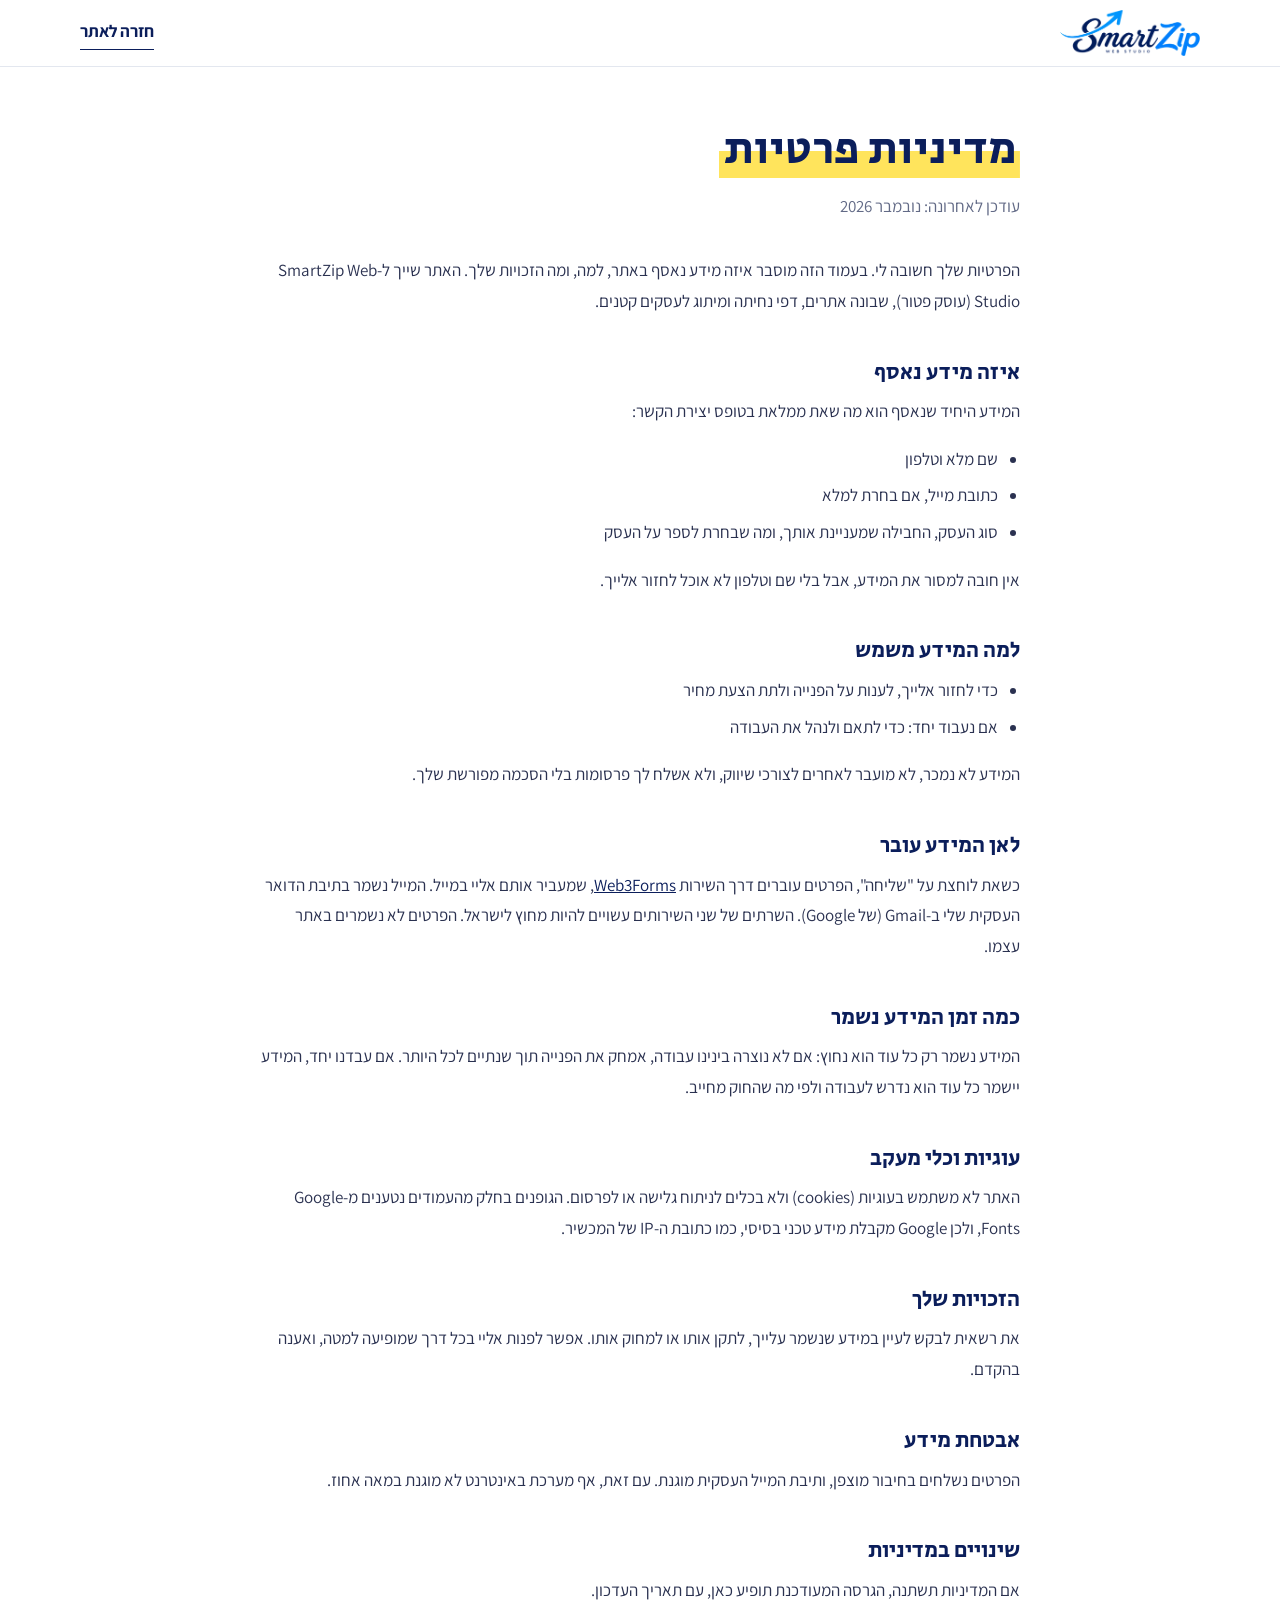
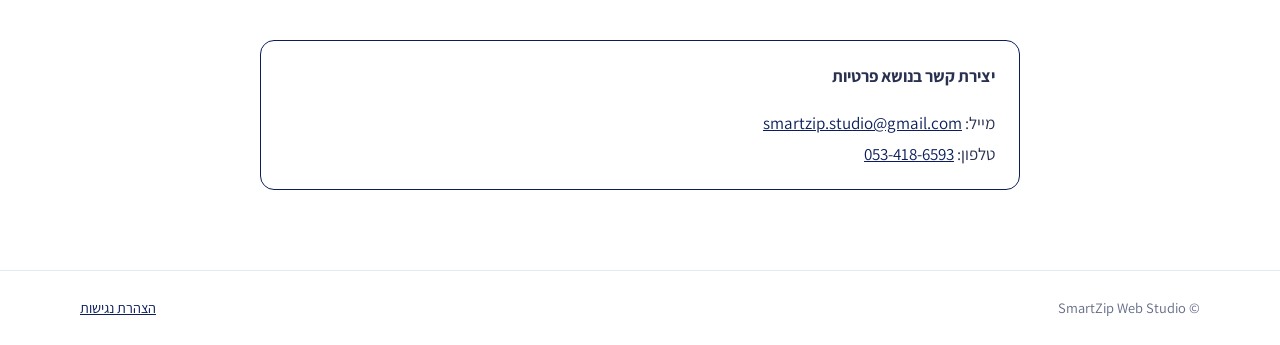
<file: privacy-policy.html>
<!doctype html>
<html lang="he" dir="rtl">
<head>
<meta charset="utf-8">
<meta name="viewport" content="width=device-width, initial-scale=1">
<title>מדיניות פרטיות – SmartZip Web Studio</title>
<meta name="description" content="מדיניות הפרטיות של SmartZip Web Studio: איזה מידע נאסף בטופס יצירת הקשר, למה, ומה הזכויות שלך.">
<link rel="icon" href="favicon-96.png" sizes="96x96">
<link rel="icon" href="favicon.png" sizes="48x48">
<link rel="apple-touch-icon" href="apple-touch-icon.png">
<link rel="preconnect" href="https://fonts.googleapis.com">
<link rel="preconnect" href="https://fonts.gstatic.com" crossorigin>
<link href="https://fonts.googleapis.com/css2?family=Assistant:wght@400;600;700&family=Secular+One&display=swap" rel="stylesheet">
<link rel="stylesheet" href="legal.css">
</head>
<body>
<a class="skip-link" href="#main">דלג לתוכן</a>
<header><div class="container">
  <a href="index.html" aria-label="SmartZip Web Studio – לעמוד הבית"><img src="branding/logo-full-transparent.webp" alt="SmartZip Web Studio" width="1620" height="538"></a>
  <a class="back" href="index.html">חזרה לאתר</a>
</div></header>

<main id="main"><div class="container">
  <h1><span>מדיניות פרטיות</span></h1>
  <p class="updated">עודכן לאחרונה: נובמבר 2026</p>

  <p>הפרטיות שלך חשובה לי. בעמוד הזה מוסבר איזה מידע נאסף באתר, למה, ומה הזכויות שלך. האתר שייך ל-SmartZip Web Studio (עוסק פטור), שבונה אתרים, דפי נחיתה ומיתוג לעסקים קטנים.</p>

  <h2>איזה מידע נאסף</h2>
  <p>המידע היחיד שנאסף הוא מה שאת ממלאת בטופס יצירת הקשר:</p>
  <ul>
    <li>שם מלא וטלפון</li>
    <li>כתובת מייל, אם בחרת למלא</li>
    <li>סוג העסק, החבילה שמעניינת אותך, ומה שבחרת לספר על העסק</li>
  </ul>
  <p>אין חובה למסור את המידע, אבל בלי שם וטלפון לא אוכל לחזור אלייך.</p>

  <h2>למה המידע משמש</h2>
  <ul>
    <li>כדי לחזור אלייך, לענות על הפנייה ולתת הצעת מחיר</li>
    <li>אם נעבוד יחד: כדי לתאם ולנהל את העבודה</li>
  </ul>
  <p>המידע לא נמכר, לא מועבר לאחרים לצורכי שיווק, ולא אשלח לך פרסומות בלי הסכמה מפורשת שלך.</p>

  <h2>לאן המידע עובר</h2>
  <p>כשאת לוחצת על "שליחה", הפרטים עוברים דרך השירות <a href="https://web3forms.com/privacy" lang="en">Web3Forms</a>, שמעביר אותם אליי במייל. המייל נשמר בתיבת הדואר העסקית שלי ב-Gmail (של Google). השרתים של שני השירותים עשויים להיות מחוץ לישראל. הפרטים לא נשמרים באתר עצמו.</p>

  <h2>כמה זמן המידע נשמר</h2>
  <p>המידע נשמר רק כל עוד הוא נחוץ: אם לא נוצרה בינינו עבודה, אמחק את הפנייה תוך שנתיים לכל היותר. אם עבדנו יחד, המידע יישמר כל עוד הוא נדרש לעבודה ולפי מה שהחוק מחייב.</p>

  <h2>עוגיות וכלי מעקב</h2>
  <p>האתר לא משתמש בעוגיות (cookies) ולא בכלים לניתוח גלישה או לפרסום. הגופנים בחלק מהעמודים נטענים מ-Google Fonts, ולכן Google מקבלת מידע טכני בסיסי, כמו כתובת ה-IP של המכשיר.</p>

  <h2>הזכויות שלך</h2>
  <p>את רשאית לבקש לעיין במידע שנשמר עלייך, לתקן אותו או למחוק אותו. אפשר לפנות אליי בכל דרך שמופיעה למטה, ואענה בהקדם.</p>

  <h2>אבטחת מידע</h2>
  <p>הפרטים נשלחים בחיבור מוצפן, ותיבת המייל העסקית מוגנת. עם זאת, אף מערכת באינטרנט לא מוגנת במאה אחוז.</p>

  <h2>שינויים במדיניות</h2>
  <p>אם המדיניות תשתנה, הגרסה המעודכנת תופיע כאן, עם תאריך העדכון.</p>

  <div class="box">
    <p><strong>יצירת קשר בנושא פרטיות</strong></p>
    <p>מייל: <a href="mailto:smartzip.studio@gmail.com" dir="ltr">smartzip.studio@gmail.com</a><br>טלפון: <a href="tel:+972534186593" dir="ltr">053-418-6593</a></p>
  </div>
</div></main>

<footer><div class="container"><span>© SmartZip Web Studio</span><a href="accessibility.html">הצהרת נגישות</a></div></footer>
</body>
</html>
</file>
<file: legal.css>
/* Shared styles for the legal pages (privacy policy, accessibility statement) */
:root{--ink:#0B1E5B;--text:#2A3150;--muted:#626A86;--line:#E3E7EF;--pen:#1489F5;--marker:#FFE45C;--white:#fff}
*,*::before,*::after{box-sizing:border-box}
body{margin:0;font-family:"Assistant",system-ui,sans-serif;font-size:1.0625rem;line-height:1.8;color:var(--text);background:var(--white)}
a{color:var(--ink)}
:focus-visible{outline:2px solid var(--pen);outline-offset:3px;border-radius:4px}
.skip-link{position:absolute;inset-inline-start:16px;top:-100px;background:var(--ink);color:#fff;padding:.5em 1em;border-radius:8px;z-index:100}
.skip-link:focus{top:12px}
.container{width:min(760px,100% - 32px);margin-inline:auto}
header{border-bottom:1px solid var(--line)}
header .container{display:flex;align-items:center;justify-content:space-between;gap:16px;padding-block:10px;width:min(1120px,100% - 32px)}
header img{width:140px;height:auto;display:block}
.back{font-weight:700;text-decoration:none;border-bottom:1.5px solid var(--ink);padding-bottom:2px}
main{padding:56px 0 80px}
h1,h2{font-family:"Secular One",sans-serif;font-weight:400;color:var(--ink);line-height:1.2}
h1{font-size:clamp(2rem,5vw,2.8rem);margin:0 0 .3em}
h1 span{background:linear-gradient(var(--marker),var(--marker)) right 88%/100% 42% no-repeat;padding-inline:.1em}
h2{font-size:1.35rem;margin:2em 0 .5em}
.updated{color:var(--muted);margin:0 0 2em}
p,ul{margin:0 0 1em}
ul{padding-inline-start:1.3em}
li{margin-bottom:.35em}
.box{border:1.5px solid var(--ink);border-radius:14px;padding:20px 24px;margin-top:2em}
.box p:last-child{margin:0}
footer{border-top:1px solid var(--line);padding:24px 0;color:var(--muted);font-size:.9rem}
footer .container{display:flex;justify-content:space-between;gap:12px;flex-wrap:wrap;width:min(1120px,100% - 32px)}
</file>
